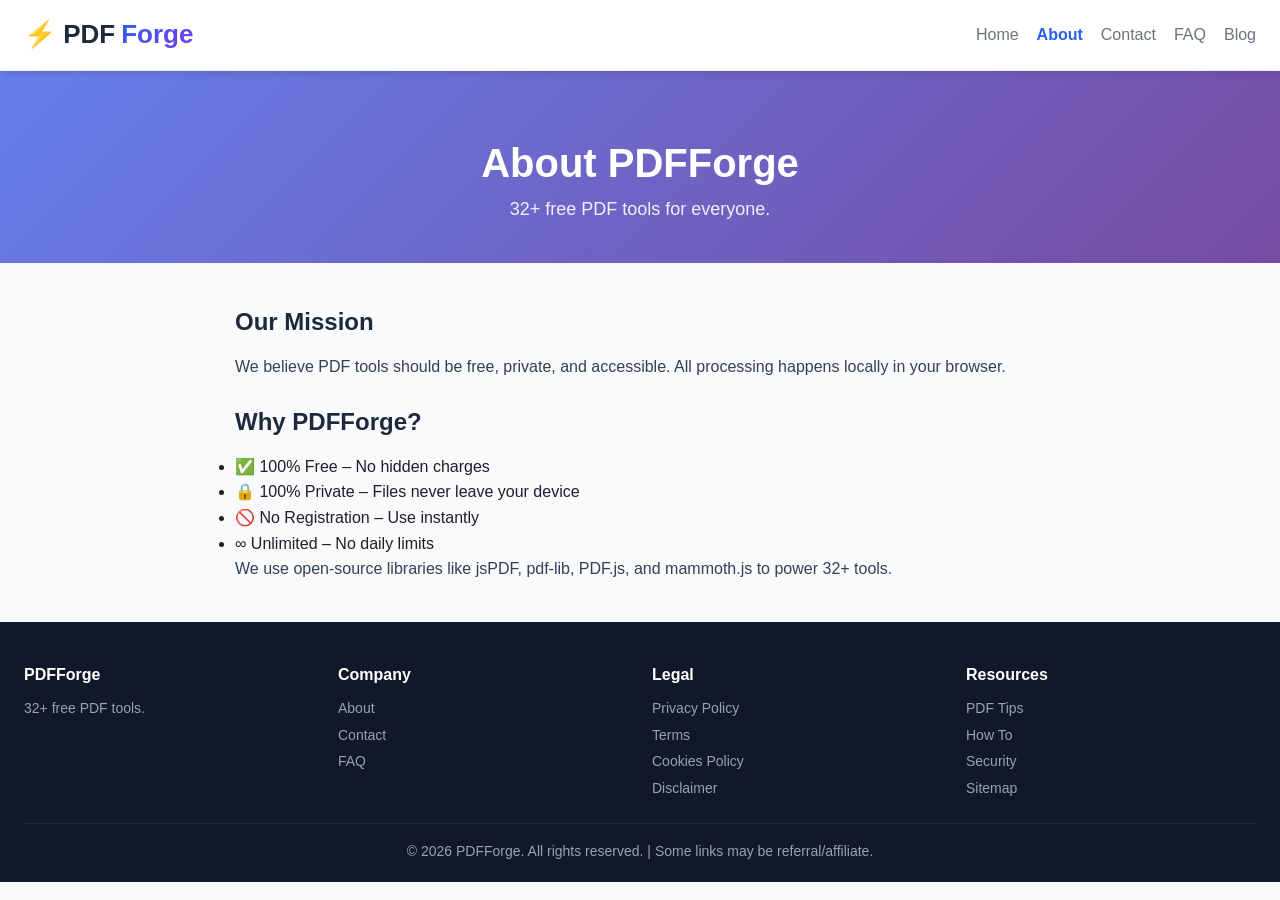
<file: about.html>
<!DOCTYPE html>
<html lang="en">
<head>
    <meta charset="UTF-8" />
    <meta name="viewport" content="width=device-width, initial-scale=1.0" />
    <title>About - PDFForge</title>
    <meta name="description" content="Learn about PDFForge" />
    <meta name="google-adsense-account" content="ca-pub-8075321921383737" />
    <link rel="stylesheet" href="style.css" />
    <link rel="icon" href="data:image/svg+xml,<svg xmlns='http://www.w3.org/2000/svg' viewBox='0 0 100 100'><text y='.9em' font-size='90'>📄</text></svg>" />
    <style></style>
</head>
<body>
<header>
    <div class="container">
        <a href="index.html" class="logo">⚡ PDF<span class="highlight">Forge</span></a>
        <nav>
            <a href="index.html">Home</a>
            <a href="about.html">About</a>
            <a href="contact.html">Contact</a>
            <a href="faq.html">FAQ</a>
            <a href="blog-pdf-tips.html">Blog</a>
        </nav>
    </div>
</header>
<section class="page-header"><div class="container"><h1>About PDFForge</h1><p>32+ free PDF tools for everyone.</p></div></section>
<div class="content-section"><h2>Our Mission</h2><p>We believe PDF tools should be free, private, and accessible. All processing happens locally in your browser.</p>
<h2>Why PDFForge?</h2><ul><li>✅ 100% Free – No hidden charges</li><li>🔒 100% Private – Files never leave your device</li><li>🚫 No Registration – Use instantly</li><li>∞ Unlimited – No daily limits</li></ul>
<p>We use open-source libraries like jsPDF, pdf-lib, PDF.js, and mammoth.js to power 32+ tools.</p></div>
<footer>
    <div class="container">
        <div class="footer-grid">
            <div><h4>PDFForge</h4><p style="font-size:14px;">32+ free PDF tools.</p></div>
            <div>
                <h4>Company</h4>
                <a href="about.html">About</a>
                <a href="contact.html">Contact</a>
                <a href="faq.html">FAQ</a>
            </div>
            <div>
                <h4>Legal</h4>
                <a href="privacy.html">Privacy Policy</a>
                <a href="terms.html">Terms</a>
                <a href="cookies.html">Cookies Policy</a>
                <a href="disclaimer.html">Disclaimer</a>
            </div>
            <div>
                <h4>Resources</h4>
                <a href="blog-pdf-tips.html">PDF Tips</a>
                <a href="blog-how-to-use.html">How To</a>
                <a href="blog-pdf-security.html">Security</a>
                <a href="sitemap.html">Sitemap</a>
            </div>
        </div>
        <div class="footer-bottom">&copy; 2026 PDFForge. All rights reserved. | Some links may be referral/affiliate.</div>
    </div>
</footer>
<script src="script.js"></script>
</body>
</html>
</file>
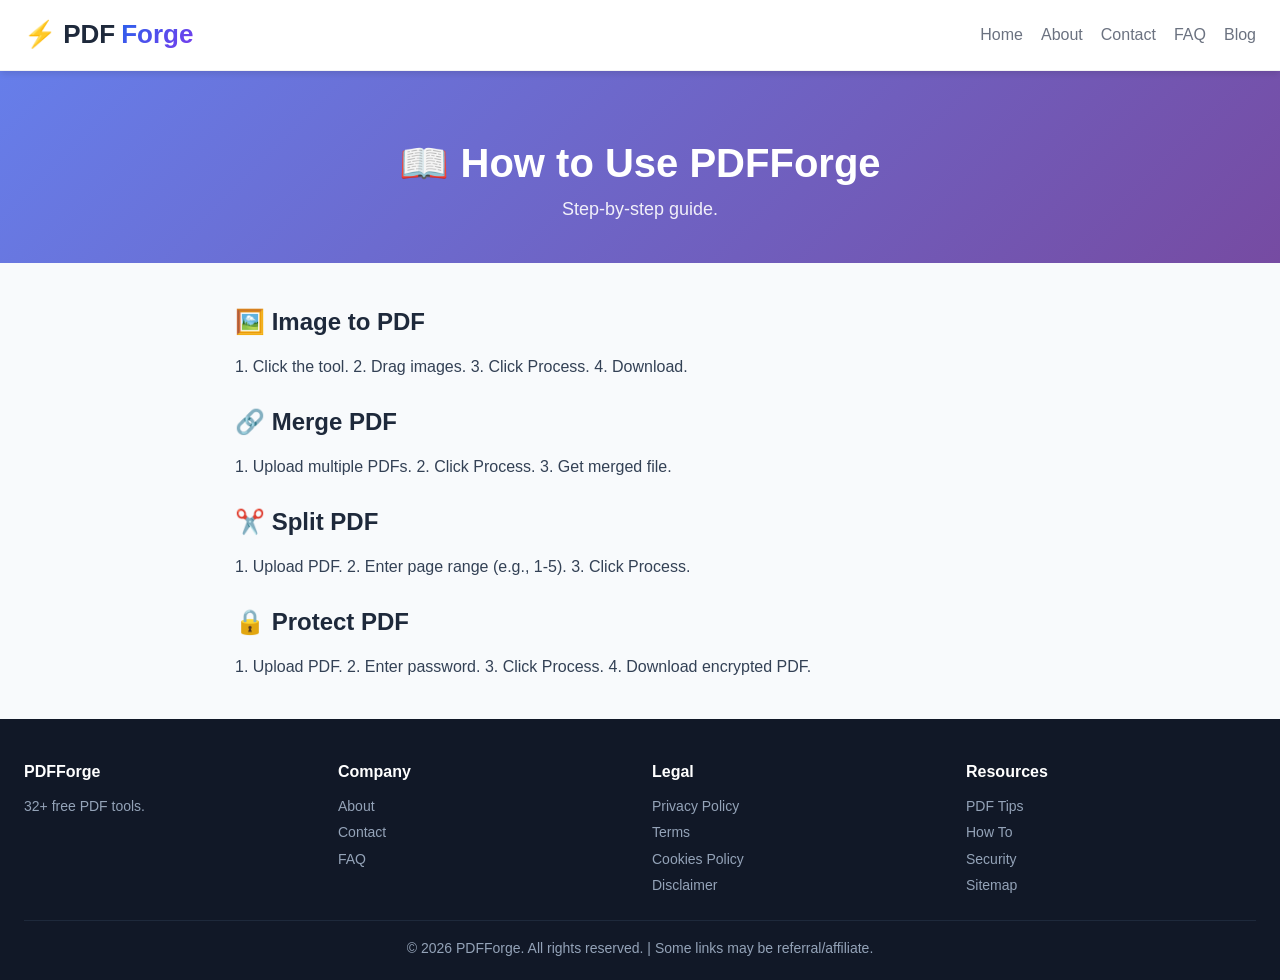
<file: blog-how-to-use.html>
<!DOCTYPE html>
<html lang="en">
<head>
    <meta charset="UTF-8" />
    <meta name="viewport" content="width=device-width, initial-scale=1.0" />
    <title>How to Use - PDFForge</title>
    <meta name="description" content="How to use PDFForge tools" />
    <meta name="google-adsense-account" content="ca-pub-8075321921383737" />
    <link rel="stylesheet" href="style.css" />
    <link rel="icon" href="data:image/svg+xml,<svg xmlns='http://www.w3.org/2000/svg' viewBox='0 0 100 100'><text y='.9em' font-size='90'>📄</text></svg>" />
    <style></style>
</head>
<body>
<header>
    <div class="container">
        <a href="index.html" class="logo">⚡ PDF<span class="highlight">Forge</span></a>
        <nav>
            <a href="index.html">Home</a>
            <a href="about.html">About</a>
            <a href="contact.html">Contact</a>
            <a href="faq.html">FAQ</a>
            <a href="blog-pdf-tips.html">Blog</a>
        </nav>
    </div>
</header>
<section class="page-header"><div class="container"><h1>📖 How to Use PDFForge</h1><p>Step-by-step guide.</p></div></section>
<div class="content-section"><h2>🖼️ Image to PDF</h2><p>1. Click the tool. 2. Drag images. 3. Click Process. 4. Download.</p>
<h2>🔗 Merge PDF</h2><p>1. Upload multiple PDFs. 2. Click Process. 3. Get merged file.</p>
<h2>✂️ Split PDF</h2><p>1. Upload PDF. 2. Enter page range (e.g., 1-5). 3. Click Process.</p>
<h2>🔒 Protect PDF</h2><p>1. Upload PDF. 2. Enter password. 3. Click Process. 4. Download encrypted PDF.</p></div>
<footer>
    <div class="container">
        <div class="footer-grid">
            <div><h4>PDFForge</h4><p style="font-size:14px;">32+ free PDF tools.</p></div>
            <div>
                <h4>Company</h4>
                <a href="about.html">About</a>
                <a href="contact.html">Contact</a>
                <a href="faq.html">FAQ</a>
            </div>
            <div>
                <h4>Legal</h4>
                <a href="privacy.html">Privacy Policy</a>
                <a href="terms.html">Terms</a>
                <a href="cookies.html">Cookies Policy</a>
                <a href="disclaimer.html">Disclaimer</a>
            </div>
            <div>
                <h4>Resources</h4>
                <a href="blog-pdf-tips.html">PDF Tips</a>
                <a href="blog-how-to-use.html">How To</a>
                <a href="blog-pdf-security.html">Security</a>
                <a href="sitemap.html">Sitemap</a>
            </div>
        </div>
        <div class="footer-bottom">&copy; 2026 PDFForge. All rights reserved. | Some links may be referral/affiliate.</div>
    </div>
</footer>
<script src="script.js"></script>
</body>
</html>
</file>
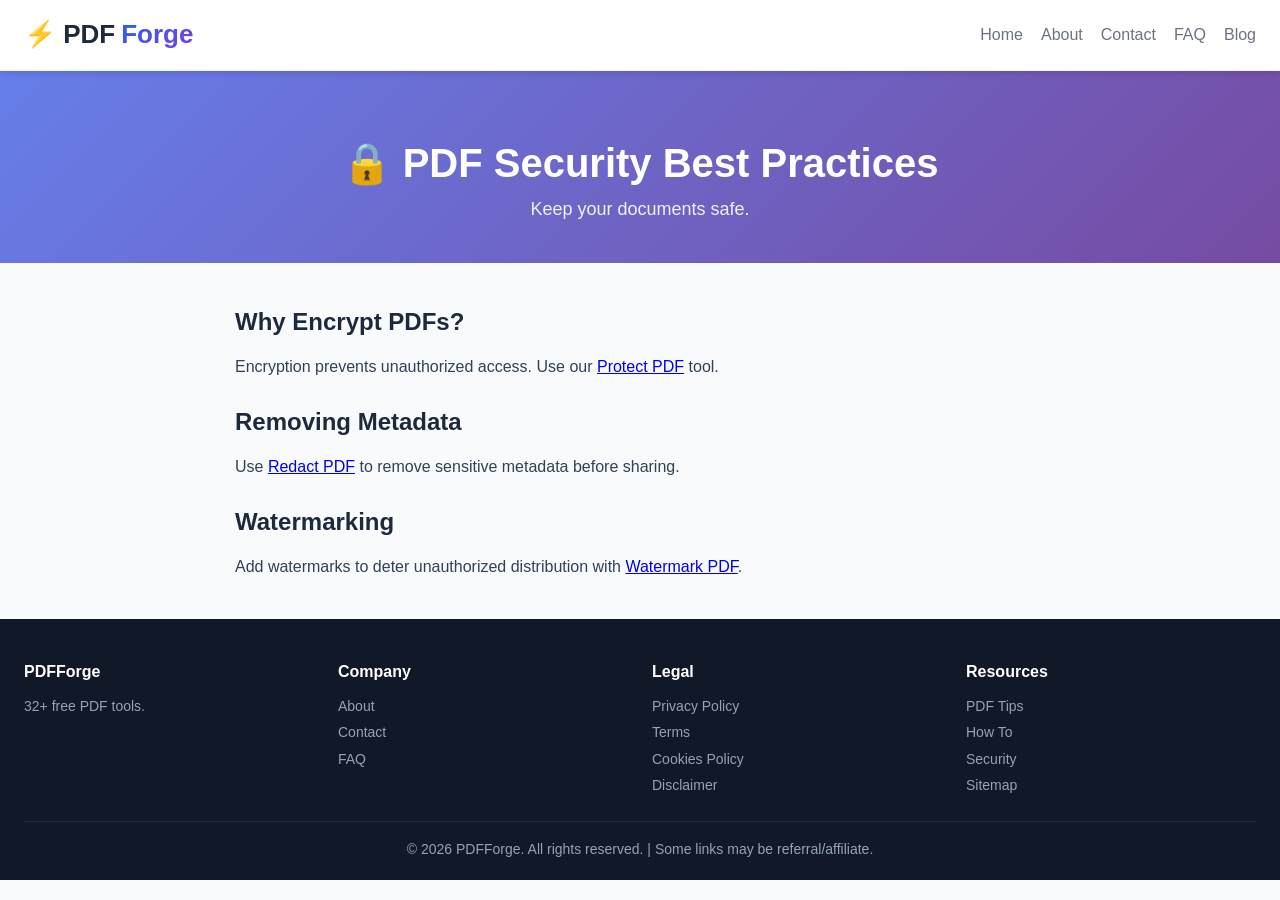
<file: blog-pdf-security.html>
<!DOCTYPE html>
<html lang="en">
<head>
    <meta charset="UTF-8" />
    <meta name="viewport" content="width=device-width, initial-scale=1.0" />
    <title>PDF Security - PDFForge</title>
    <meta name="description" content="PDF security best practices" />
    <meta name="google-adsense-account" content="ca-pub-8075321921383737" />
    <link rel="stylesheet" href="style.css" />
    <link rel="icon" href="data:image/svg+xml,<svg xmlns='http://www.w3.org/2000/svg' viewBox='0 0 100 100'><text y='.9em' font-size='90'>📄</text></svg>" />
    <style></style>
</head>
<body>
<header>
    <div class="container">
        <a href="index.html" class="logo">⚡ PDF<span class="highlight">Forge</span></a>
        <nav>
            <a href="index.html">Home</a>
            <a href="about.html">About</a>
            <a href="contact.html">Contact</a>
            <a href="faq.html">FAQ</a>
            <a href="blog-pdf-tips.html">Blog</a>
        </nav>
    </div>
</header>
<section class="page-header"><div class="container"><h1>🔒 PDF Security Best Practices</h1><p>Keep your documents safe.</p></div></section>
<div class="content-section"><h2>Why Encrypt PDFs?</h2><p>Encryption prevents unauthorized access. Use our <a href="index.html">Protect PDF</a> tool.</p>
<h2>Removing Metadata</h2><p>Use <a href="index.html">Redact PDF</a> to remove sensitive metadata before sharing.</p>
<h2>Watermarking</h2><p>Add watermarks to deter unauthorized distribution with <a href="index.html">Watermark PDF</a>.</p></div>
<footer>
    <div class="container">
        <div class="footer-grid">
            <div><h4>PDFForge</h4><p style="font-size:14px;">32+ free PDF tools.</p></div>
            <div>
                <h4>Company</h4>
                <a href="about.html">About</a>
                <a href="contact.html">Contact</a>
                <a href="faq.html">FAQ</a>
            </div>
            <div>
                <h4>Legal</h4>
                <a href="privacy.html">Privacy Policy</a>
                <a href="terms.html">Terms</a>
                <a href="cookies.html">Cookies Policy</a>
                <a href="disclaimer.html">Disclaimer</a>
            </div>
            <div>
                <h4>Resources</h4>
                <a href="blog-pdf-tips.html">PDF Tips</a>
                <a href="blog-how-to-use.html">How To</a>
                <a href="blog-pdf-security.html">Security</a>
                <a href="sitemap.html">Sitemap</a>
            </div>
        </div>
        <div class="footer-bottom">&copy; 2026 PDFForge. All rights reserved. | Some links may be referral/affiliate.</div>
    </div>
</footer>
<script src="script.js"></script>
</body>
</html>
</file>
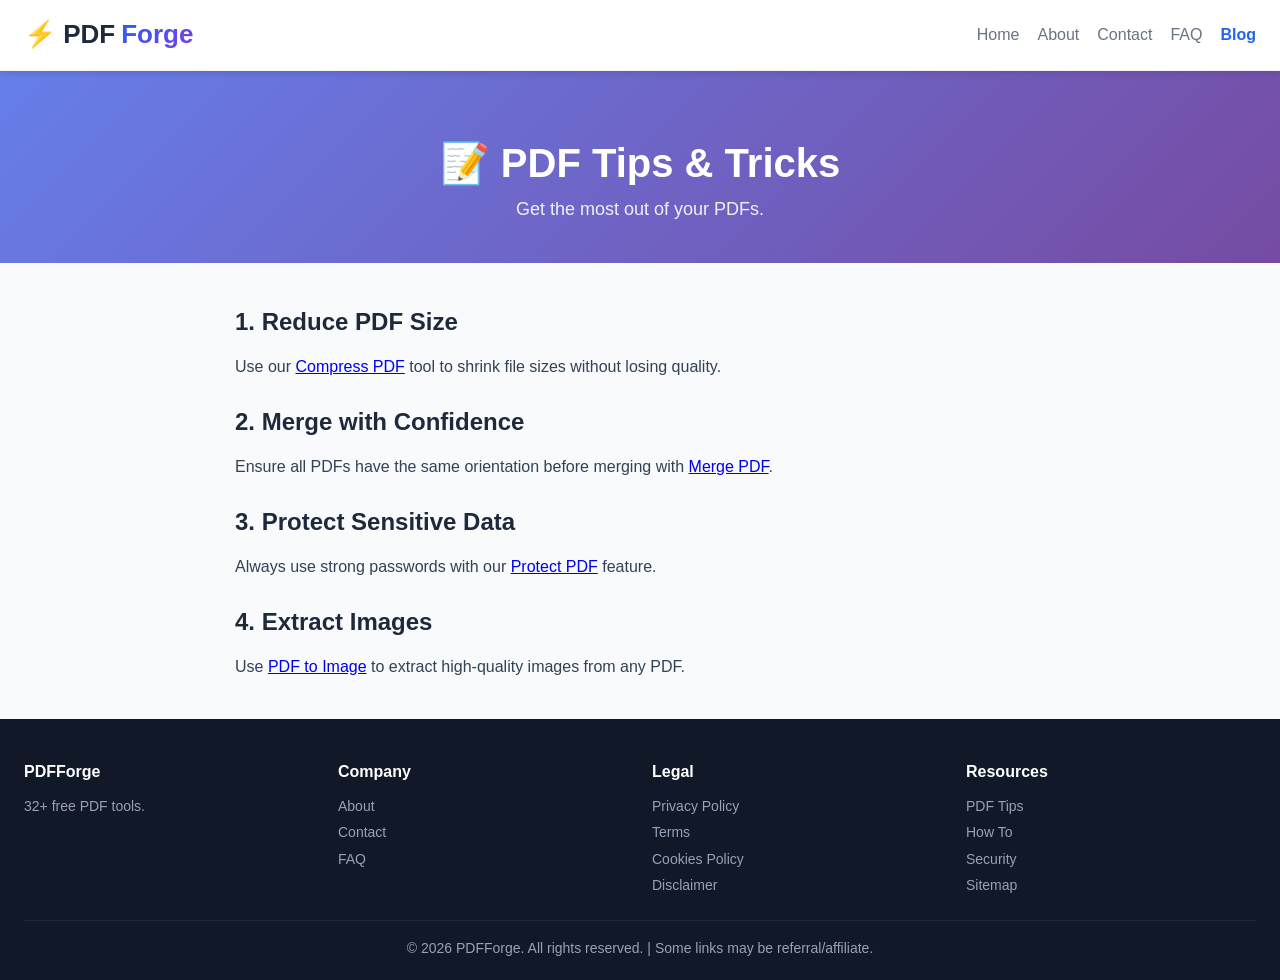
<file: blog-pdf-tips.html>
<!DOCTYPE html>
<html lang="en">
<head>
    <meta charset="UTF-8" />
    <meta name="viewport" content="width=device-width, initial-scale=1.0" />
    <title>PDF Tips - PDFForge</title>
    <meta name="description" content="PDF tips and tricks" />
    <meta name="google-adsense-account" content="ca-pub-8075321921383737" />
    <link rel="stylesheet" href="style.css" />
    <link rel="icon" href="data:image/svg+xml,<svg xmlns='http://www.w3.org/2000/svg' viewBox='0 0 100 100'><text y='.9em' font-size='90'>📄</text></svg>" />
    <style></style>
</head>
<body>
<header>
    <div class="container">
        <a href="index.html" class="logo">⚡ PDF<span class="highlight">Forge</span></a>
        <nav>
            <a href="index.html">Home</a>
            <a href="about.html">About</a>
            <a href="contact.html">Contact</a>
            <a href="faq.html">FAQ</a>
            <a href="blog-pdf-tips.html">Blog</a>
        </nav>
    </div>
</header>
<section class="page-header"><div class="container"><h1>📝 PDF Tips & Tricks</h1><p>Get the most out of your PDFs.</p></div></section>
<div class="content-section"><h2>1. Reduce PDF Size</h2><p>Use our <a href="index.html">Compress PDF</a> tool to shrink file sizes without losing quality.</p>
<h2>2. Merge with Confidence</h2><p>Ensure all PDFs have the same orientation before merging with <a href="index.html">Merge PDF</a>.</p>
<h2>3. Protect Sensitive Data</h2><p>Always use strong passwords with our <a href="index.html">Protect PDF</a> feature.</p>
<h2>4. Extract Images</h2><p>Use <a href="index.html">PDF to Image</a> to extract high-quality images from any PDF.</p></div>
<footer>
    <div class="container">
        <div class="footer-grid">
            <div><h4>PDFForge</h4><p style="font-size:14px;">32+ free PDF tools.</p></div>
            <div>
                <h4>Company</h4>
                <a href="about.html">About</a>
                <a href="contact.html">Contact</a>
                <a href="faq.html">FAQ</a>
            </div>
            <div>
                <h4>Legal</h4>
                <a href="privacy.html">Privacy Policy</a>
                <a href="terms.html">Terms</a>
                <a href="cookies.html">Cookies Policy</a>
                <a href="disclaimer.html">Disclaimer</a>
            </div>
            <div>
                <h4>Resources</h4>
                <a href="blog-pdf-tips.html">PDF Tips</a>
                <a href="blog-how-to-use.html">How To</a>
                <a href="blog-pdf-security.html">Security</a>
                <a href="sitemap.html">Sitemap</a>
            </div>
        </div>
        <div class="footer-bottom">&copy; 2026 PDFForge. All rights reserved. | Some links may be referral/affiliate.</div>
    </div>
</footer>
<script src="script.js"></script>
</body>
</html>
</file>
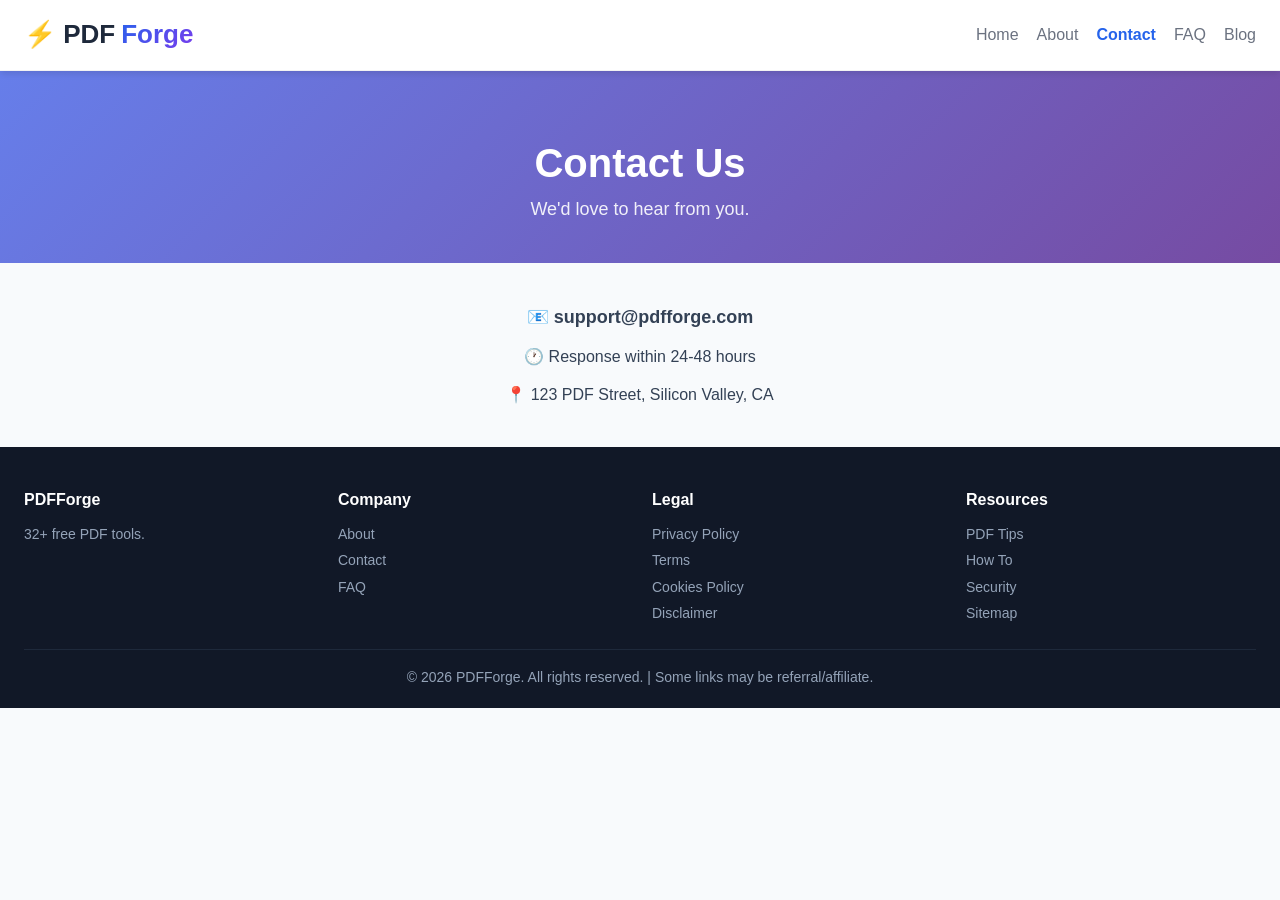
<file: contact.html>
<!DOCTYPE html>
<html lang="en">
<head>
    <meta charset="UTF-8" />
    <meta name="viewport" content="width=device-width, initial-scale=1.0" />
    <title>Contact - PDFForge</title>
    <meta name="description" content="Contact PDFForge" />
    <meta name="google-adsense-account" content="ca-pub-8075321921383737" />
    <link rel="stylesheet" href="style.css" />
    <link rel="icon" href="data:image/svg+xml,<svg xmlns='http://www.w3.org/2000/svg' viewBox='0 0 100 100'><text y='.9em' font-size='90'>📄</text></svg>" />
    <style></style>
</head>
<body>
<header>
    <div class="container">
        <a href="index.html" class="logo">⚡ PDF<span class="highlight">Forge</span></a>
        <nav>
            <a href="index.html">Home</a>
            <a href="about.html">About</a>
            <a href="contact.html">Contact</a>
            <a href="faq.html">FAQ</a>
            <a href="blog-pdf-tips.html">Blog</a>
        </nav>
    </div>
</header>
<section class="page-header"><div class="container"><h1>Contact Us</h1><p>We'd love to hear from you.</p></div></section>
<div class="content-section" style="text-align:center;"><p style="font-size:18px;">📧 <strong>support@pdfforge.com</strong></p><p>🕐 Response within 24-48 hours</p>
<p>📍 123 PDF Street, Silicon Valley, CA</p></div>
<footer>
    <div class="container">
        <div class="footer-grid">
            <div><h4>PDFForge</h4><p style="font-size:14px;">32+ free PDF tools.</p></div>
            <div>
                <h4>Company</h4>
                <a href="about.html">About</a>
                <a href="contact.html">Contact</a>
                <a href="faq.html">FAQ</a>
            </div>
            <div>
                <h4>Legal</h4>
                <a href="privacy.html">Privacy Policy</a>
                <a href="terms.html">Terms</a>
                <a href="cookies.html">Cookies Policy</a>
                <a href="disclaimer.html">Disclaimer</a>
            </div>
            <div>
                <h4>Resources</h4>
                <a href="blog-pdf-tips.html">PDF Tips</a>
                <a href="blog-how-to-use.html">How To</a>
                <a href="blog-pdf-security.html">Security</a>
                <a href="sitemap.html">Sitemap</a>
            </div>
        </div>
        <div class="footer-bottom">&copy; 2026 PDFForge. All rights reserved. | Some links may be referral/affiliate.</div>
    </div>
</footer>
<script src="script.js"></script>
</body>
</html>
</file>
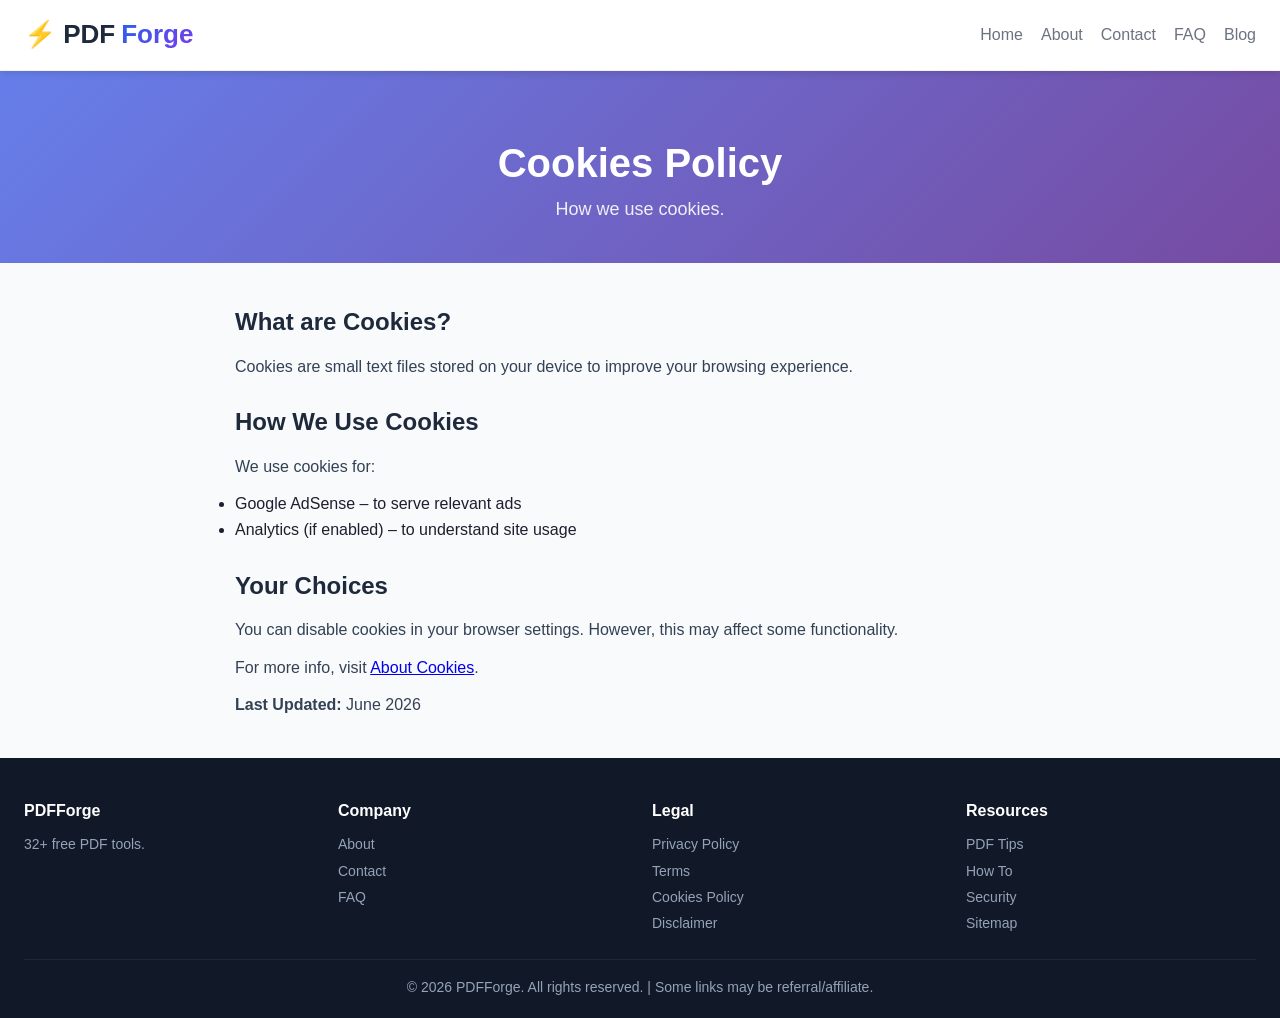
<file: cookies.html>
<!DOCTYPE html>
<html lang="en">
<head>
    <meta charset="UTF-8" />
    <meta name="viewport" content="width=device-width, initial-scale=1.0" />
    <title>Cookies Policy - PDFForge</title>
    <meta name="description" content="PDFForge cookies policy" />
    <meta name="google-adsense-account" content="ca-pub-8075321921383737" />
    <link rel="stylesheet" href="style.css" />
    <link rel="icon" href="data:image/svg+xml,<svg xmlns='http://www.w3.org/2000/svg' viewBox='0 0 100 100'><text y='.9em' font-size='90'>📄</text></svg>" />
    <style></style>
</head>
<body>
<header>
    <div class="container">
        <a href="index.html" class="logo">⚡ PDF<span class="highlight">Forge</span></a>
        <nav>
            <a href="index.html">Home</a>
            <a href="about.html">About</a>
            <a href="contact.html">Contact</a>
            <a href="faq.html">FAQ</a>
            <a href="blog-pdf-tips.html">Blog</a>
        </nav>
    </div>
</header>
<section class="page-header"><div class="container"><h1>Cookies Policy</h1><p>How we use cookies.</p></div></section>
<div class="content-section"><h2>What are Cookies?</h2><p>Cookies are small text files stored on your device to improve your browsing experience.</p>
<h2>How We Use Cookies</h2><p>We use cookies for:</p><ul><li>Google AdSense – to serve relevant ads</li><li>Analytics (if enabled) – to understand site usage</li></ul>
<h2>Your Choices</h2><p>You can disable cookies in your browser settings. However, this may affect some functionality.</p>
<p>For more info, visit <a href='https://www.aboutcookies.org' target='_blank'>About Cookies</a>.</p>
<p><strong>Last Updated:</strong> June 2026</p></div>
<footer>
    <div class="container">
        <div class="footer-grid">
            <div><h4>PDFForge</h4><p style="font-size:14px;">32+ free PDF tools.</p></div>
            <div>
                <h4>Company</h4>
                <a href="about.html">About</a>
                <a href="contact.html">Contact</a>
                <a href="faq.html">FAQ</a>
            </div>
            <div>
                <h4>Legal</h4>
                <a href="privacy.html">Privacy Policy</a>
                <a href="terms.html">Terms</a>
                <a href="cookies.html">Cookies Policy</a>
                <a href="disclaimer.html">Disclaimer</a>
            </div>
            <div>
                <h4>Resources</h4>
                <a href="blog-pdf-tips.html">PDF Tips</a>
                <a href="blog-how-to-use.html">How To</a>
                <a href="blog-pdf-security.html">Security</a>
                <a href="sitemap.html">Sitemap</a>
            </div>
        </div>
        <div class="footer-bottom">&copy; 2026 PDFForge. All rights reserved. | Some links may be referral/affiliate.</div>
    </div>
</footer>
<script src="script.js"></script>
</body>
</html>
</file>
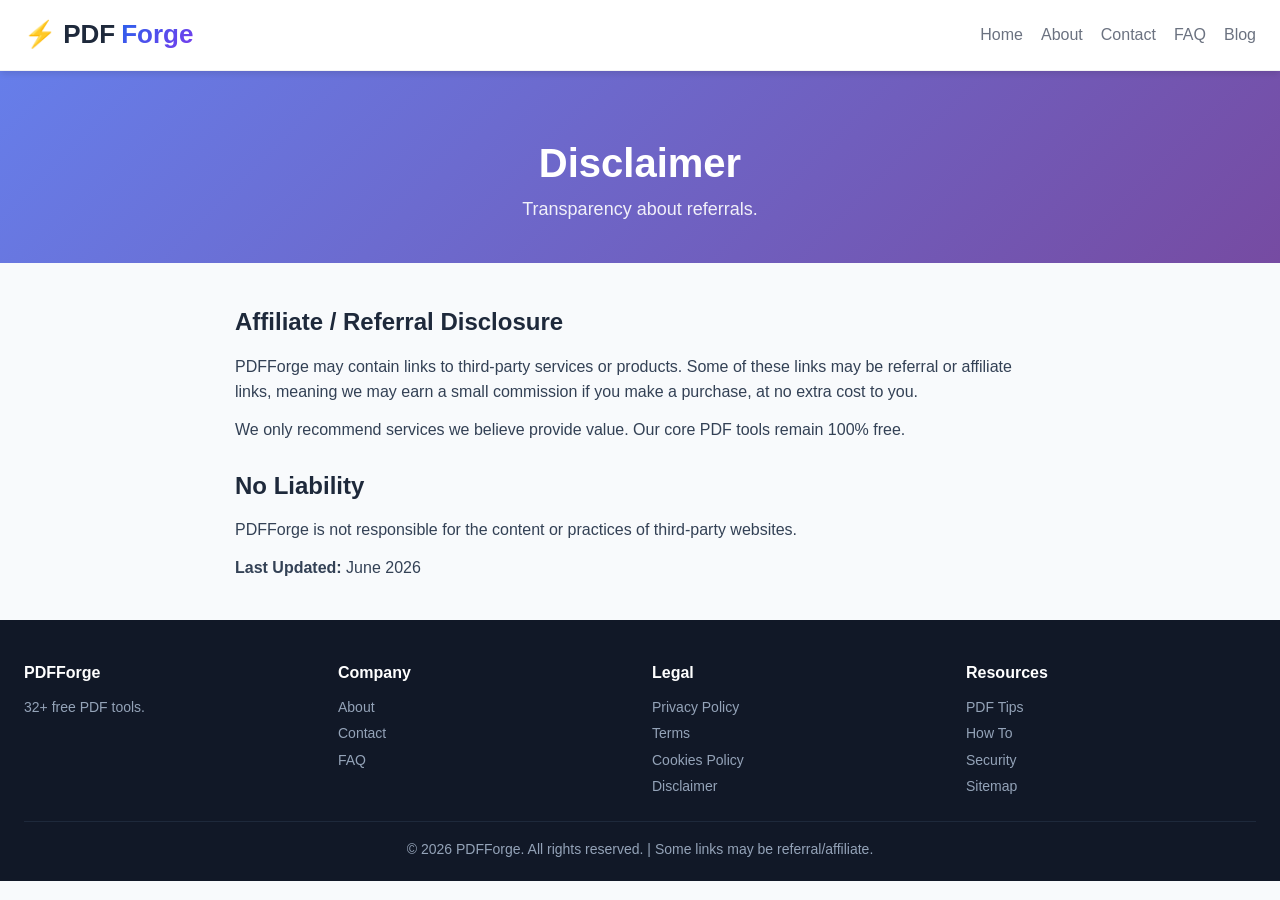
<file: disclaimer.html>
<!DOCTYPE html>
<html lang="en">
<head>
    <meta charset="UTF-8" />
    <meta name="viewport" content="width=device-width, initial-scale=1.0" />
    <title>Disclaimer - PDFForge</title>
    <meta name="description" content="PDFForge disclaimer" />
    <meta name="google-adsense-account" content="ca-pub-8075321921383737" />
    <link rel="stylesheet" href="style.css" />
    <link rel="icon" href="data:image/svg+xml,<svg xmlns='http://www.w3.org/2000/svg' viewBox='0 0 100 100'><text y='.9em' font-size='90'>📄</text></svg>" />
    <style></style>
</head>
<body>
<header>
    <div class="container">
        <a href="index.html" class="logo">⚡ PDF<span class="highlight">Forge</span></a>
        <nav>
            <a href="index.html">Home</a>
            <a href="about.html">About</a>
            <a href="contact.html">Contact</a>
            <a href="faq.html">FAQ</a>
            <a href="blog-pdf-tips.html">Blog</a>
        </nav>
    </div>
</header>
<section class="page-header"><div class="container"><h1>Disclaimer</h1><p>Transparency about referrals.</p></div></section>
<div class="content-section"><h2>Affiliate / Referral Disclosure</h2><p>PDFForge may contain links to third-party services or products. Some of these links may be referral or affiliate links, meaning we may earn a small commission if you make a purchase, at no extra cost to you.</p>
<p>We only recommend services we believe provide value. Our core PDF tools remain 100% free.</p>
<h2>No Liability</h2><p>PDFForge is not responsible for the content or practices of third-party websites.</p>
<p><strong>Last Updated:</strong> June 2026</p></div>
<footer>
    <div class="container">
        <div class="footer-grid">
            <div><h4>PDFForge</h4><p style="font-size:14px;">32+ free PDF tools.</p></div>
            <div>
                <h4>Company</h4>
                <a href="about.html">About</a>
                <a href="contact.html">Contact</a>
                <a href="faq.html">FAQ</a>
            </div>
            <div>
                <h4>Legal</h4>
                <a href="privacy.html">Privacy Policy</a>
                <a href="terms.html">Terms</a>
                <a href="cookies.html">Cookies Policy</a>
                <a href="disclaimer.html">Disclaimer</a>
            </div>
            <div>
                <h4>Resources</h4>
                <a href="blog-pdf-tips.html">PDF Tips</a>
                <a href="blog-how-to-use.html">How To</a>
                <a href="blog-pdf-security.html">Security</a>
                <a href="sitemap.html">Sitemap</a>
            </div>
        </div>
        <div class="footer-bottom">&copy; 2026 PDFForge. All rights reserved. | Some links may be referral/affiliate.</div>
    </div>
</footer>
<script src="script.js"></script>
</body>
</html>
</file>
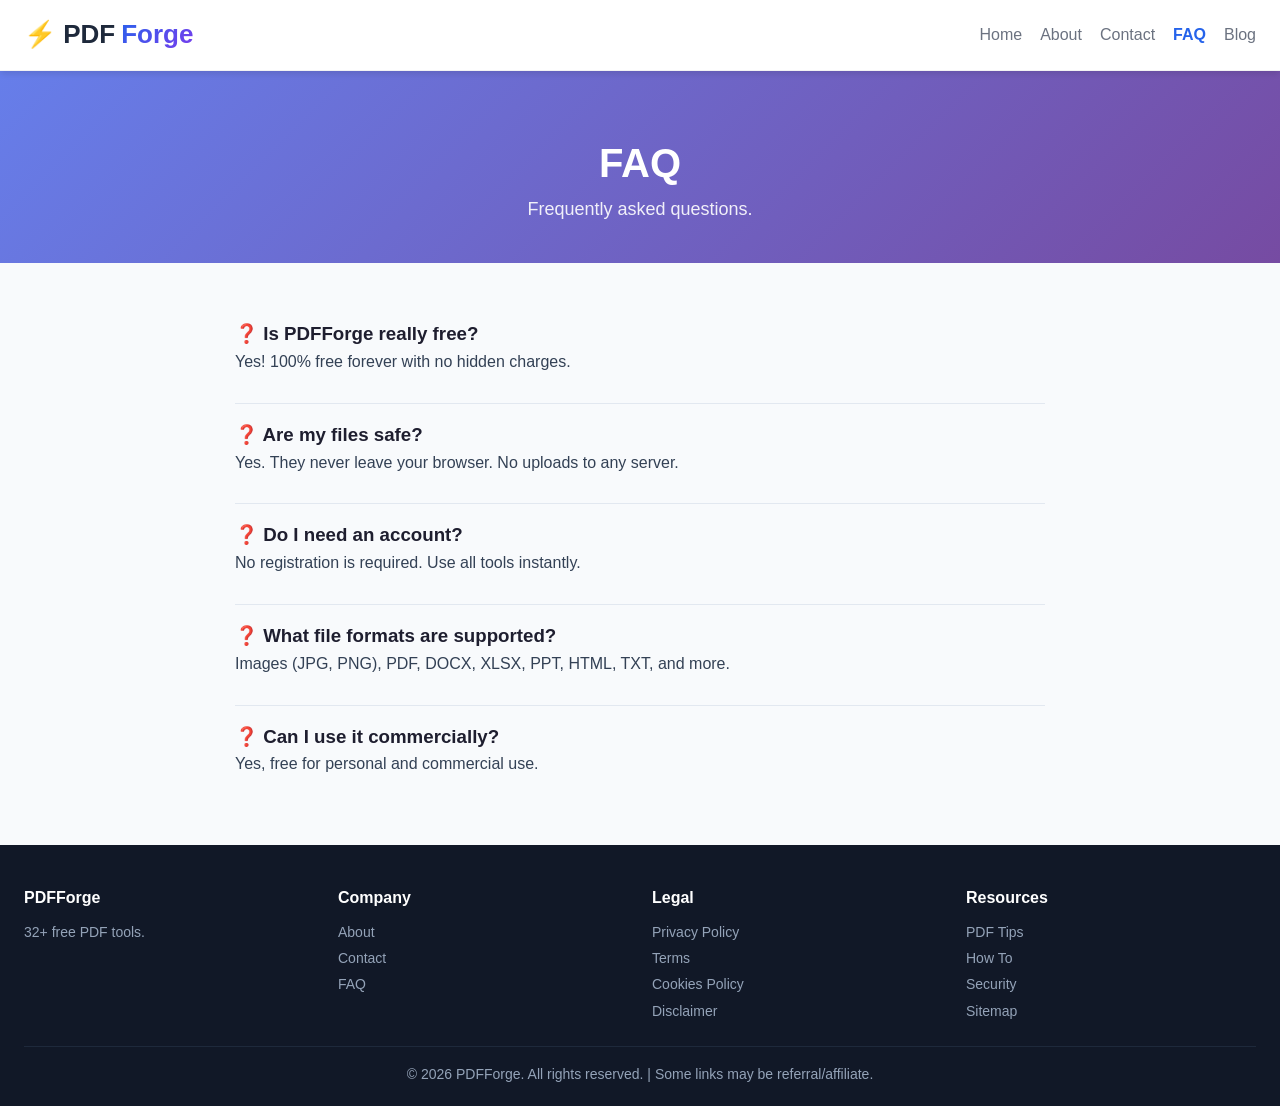
<file: faq.html>
<!DOCTYPE html>
<html lang="en">
<head>
    <meta charset="UTF-8" />
    <meta name="viewport" content="width=device-width, initial-scale=1.0" />
    <title>FAQ - PDFForge</title>
    <meta name="description" content="PDFForge frequently asked questions" />
    <meta name="google-adsense-account" content="ca-pub-8075321921383737" />
    <link rel="stylesheet" href="style.css" />
    <link rel="icon" href="data:image/svg+xml,<svg xmlns='http://www.w3.org/2000/svg' viewBox='0 0 100 100'><text y='.9em' font-size='90'>📄</text></svg>" />
    <style></style>
</head>
<body>
<header>
    <div class="container">
        <a href="index.html" class="logo">⚡ PDF<span class="highlight">Forge</span></a>
        <nav>
            <a href="index.html">Home</a>
            <a href="about.html">About</a>
            <a href="contact.html">Contact</a>
            <a href="faq.html">FAQ</a>
            <a href="blog-pdf-tips.html">Blog</a>
        </nav>
    </div>
</header>
<section class="page-header"><div class="container"><h1>FAQ</h1><p>Frequently asked questions.</p></div></section>
<div class="content-section"><div style="border-bottom:1px solid #e2e8f0;padding:16px 0;"><h3>❓ Is PDFForge really free?</h3><p>Yes! 100% free forever with no hidden charges.</p></div>
<div style="border-bottom:1px solid #e2e8f0;padding:16px 0;"><h3>❓ Are my files safe?</h3><p>Yes. They never leave your browser. No uploads to any server.</p></div>
<div style="border-bottom:1px solid #e2e8f0;padding:16px 0;"><h3>❓ Do I need an account?</h3><p>No registration is required. Use all tools instantly.</p></div>
<div style="border-bottom:1px solid #e2e8f0;padding:16px 0;"><h3>❓ What file formats are supported?</h3><p>Images (JPG, PNG), PDF, DOCX, XLSX, PPT, HTML, TXT, and more.</p></div>
<div style="padding:16px 0;"><h3>❓ Can I use it commercially?</h3><p>Yes, free for personal and commercial use.</p></div></div>
<footer>
    <div class="container">
        <div class="footer-grid">
            <div><h4>PDFForge</h4><p style="font-size:14px;">32+ free PDF tools.</p></div>
            <div>
                <h4>Company</h4>
                <a href="about.html">About</a>
                <a href="contact.html">Contact</a>
                <a href="faq.html">FAQ</a>
            </div>
            <div>
                <h4>Legal</h4>
                <a href="privacy.html">Privacy Policy</a>
                <a href="terms.html">Terms</a>
                <a href="cookies.html">Cookies Policy</a>
                <a href="disclaimer.html">Disclaimer</a>
            </div>
            <div>
                <h4>Resources</h4>
                <a href="blog-pdf-tips.html">PDF Tips</a>
                <a href="blog-how-to-use.html">How To</a>
                <a href="blog-pdf-security.html">Security</a>
                <a href="sitemap.html">Sitemap</a>
            </div>
        </div>
        <div class="footer-bottom">&copy; 2026 PDFForge. All rights reserved. | Some links may be referral/affiliate.</div>
    </div>
</footer>
<script src="script.js"></script>
</body>
</html>
</file>
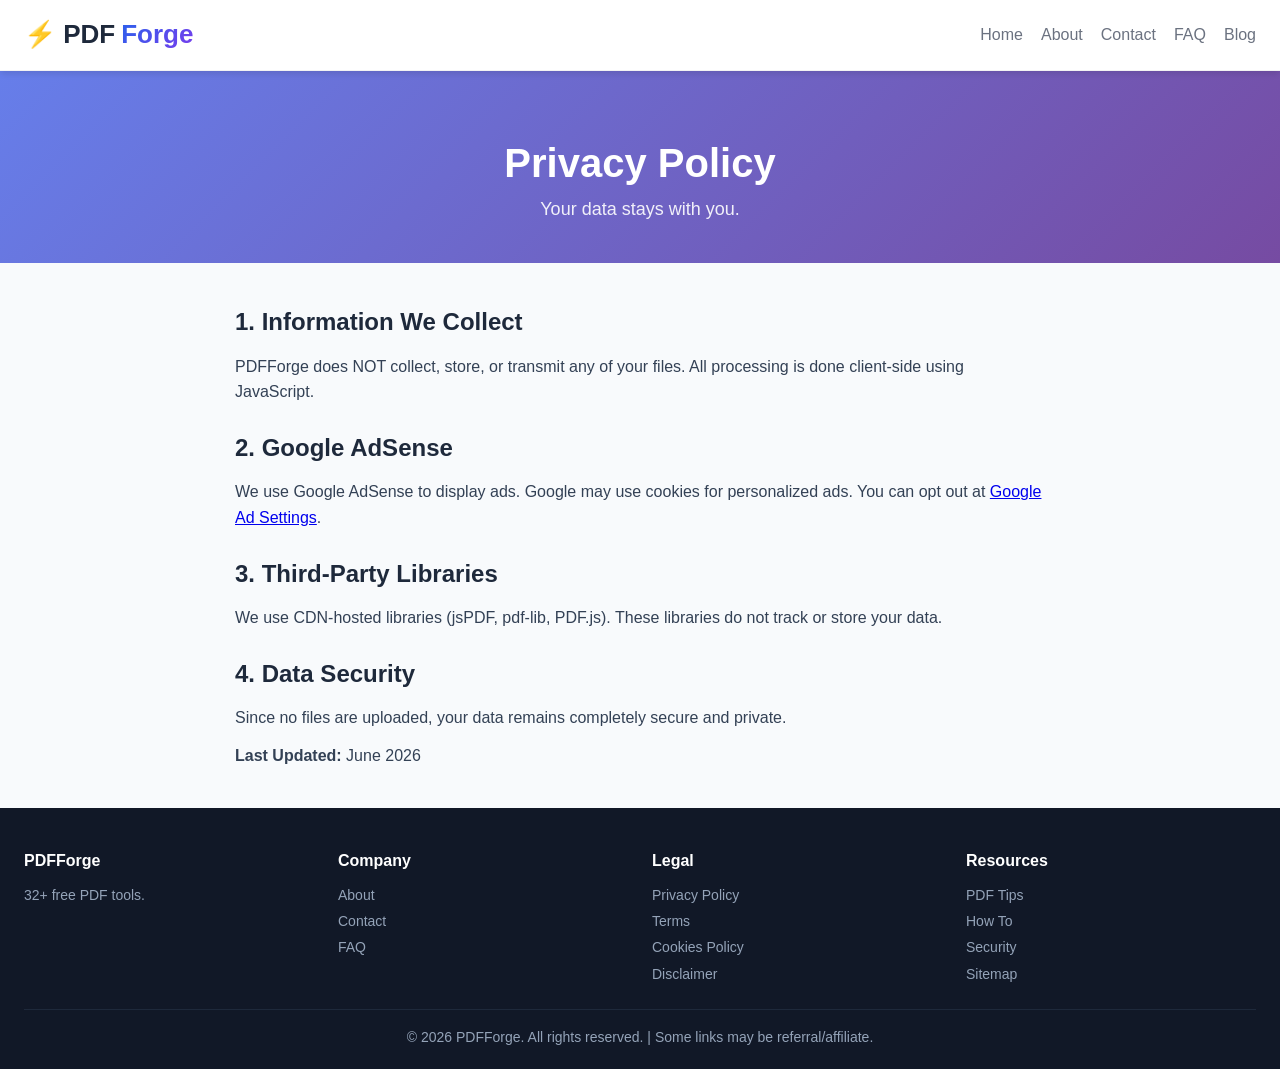
<file: privacy.html>
<!DOCTYPE html>
<html lang="en">
<head>
    <meta charset="UTF-8" />
    <meta name="viewport" content="width=device-width, initial-scale=1.0" />
    <title>Privacy Policy - PDFForge</title>
    <meta name="description" content="PDFForge privacy policy" />
    <meta name="google-adsense-account" content="ca-pub-8075321921383737" />
    <link rel="stylesheet" href="style.css" />
    <link rel="icon" href="data:image/svg+xml,<svg xmlns='http://www.w3.org/2000/svg' viewBox='0 0 100 100'><text y='.9em' font-size='90'>📄</text></svg>" />
    <style></style>
</head>
<body>
<header>
    <div class="container">
        <a href="index.html" class="logo">⚡ PDF<span class="highlight">Forge</span></a>
        <nav>
            <a href="index.html">Home</a>
            <a href="about.html">About</a>
            <a href="contact.html">Contact</a>
            <a href="faq.html">FAQ</a>
            <a href="blog-pdf-tips.html">Blog</a>
        </nav>
    </div>
</header>
<section class="page-header"><div class="container"><h1>Privacy Policy</h1><p>Your data stays with you.</p></div></section>
<div class="content-section"><h2>1. Information We Collect</h2><p>PDFForge does NOT collect, store, or transmit any of your files. All processing is done client-side using JavaScript.</p>
<h2>2. Google AdSense</h2><p>We use Google AdSense to display ads. Google may use cookies for personalized ads. You can opt out at <a href='https://www.google.com/settings/ads' target='_blank'>Google Ad Settings</a>.</p>
<h2>3. Third-Party Libraries</h2><p>We use CDN-hosted libraries (jsPDF, pdf-lib, PDF.js). These libraries do not track or store your data.</p>
<h2>4. Data Security</h2><p>Since no files are uploaded, your data remains completely secure and private.</p>
<p><strong>Last Updated:</strong> June 2026</p></div>
<footer>
    <div class="container">
        <div class="footer-grid">
            <div><h4>PDFForge</h4><p style="font-size:14px;">32+ free PDF tools.</p></div>
            <div>
                <h4>Company</h4>
                <a href="about.html">About</a>
                <a href="contact.html">Contact</a>
                <a href="faq.html">FAQ</a>
            </div>
            <div>
                <h4>Legal</h4>
                <a href="privacy.html">Privacy Policy</a>
                <a href="terms.html">Terms</a>
                <a href="cookies.html">Cookies Policy</a>
                <a href="disclaimer.html">Disclaimer</a>
            </div>
            <div>
                <h4>Resources</h4>
                <a href="blog-pdf-tips.html">PDF Tips</a>
                <a href="blog-how-to-use.html">How To</a>
                <a href="blog-pdf-security.html">Security</a>
                <a href="sitemap.html">Sitemap</a>
            </div>
        </div>
        <div class="footer-bottom">&copy; 2026 PDFForge. All rights reserved. | Some links may be referral/affiliate.</div>
    </div>
</footer>
<script src="script.js"></script>
</body>
</html>
</file>
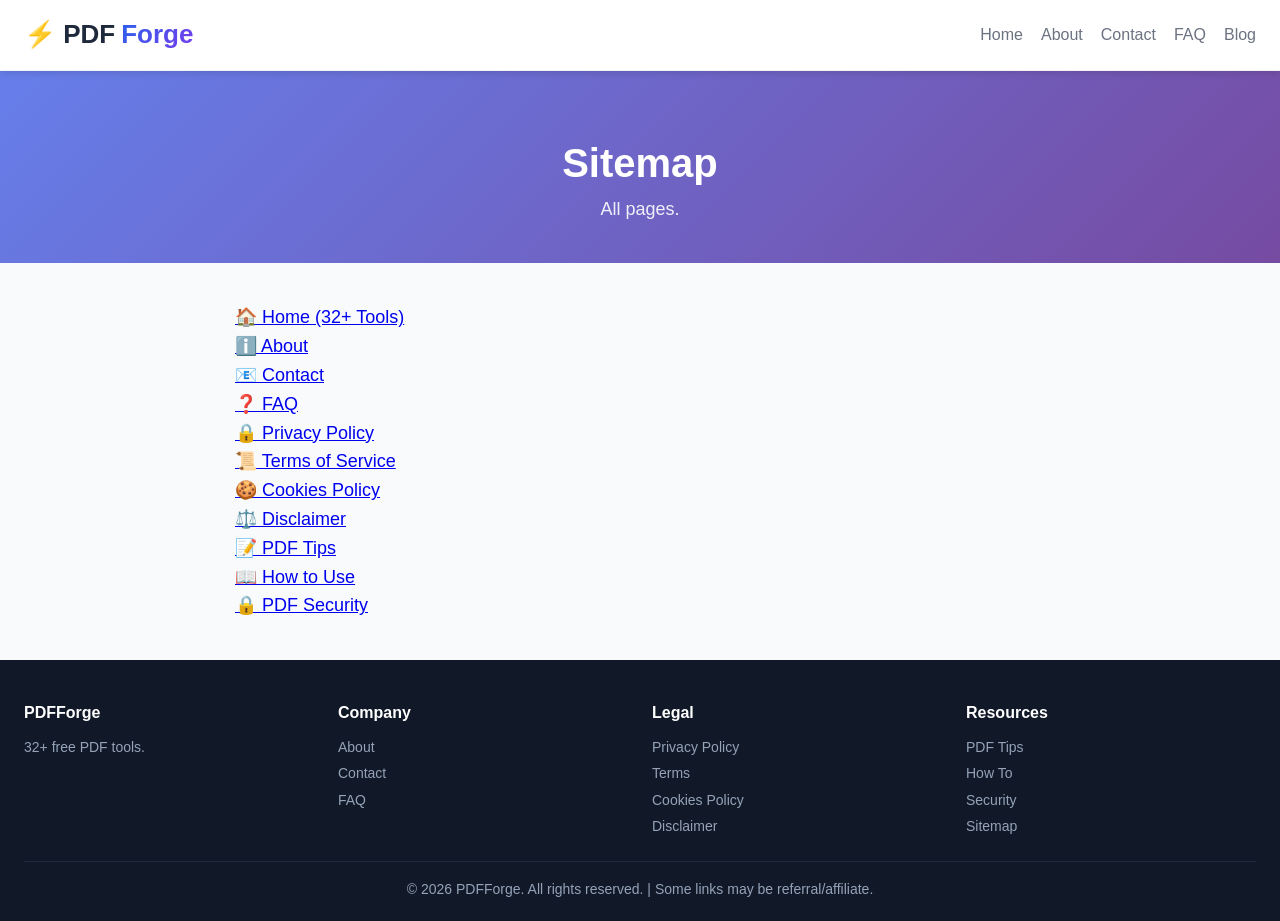
<file: sitemap.html>
<!DOCTYPE html>
<html lang="en">
<head>
    <meta charset="UTF-8" />
    <meta name="viewport" content="width=device-width, initial-scale=1.0" />
    <title>Sitemap - PDFForge</title>
    <meta name="description" content="PDFForge sitemap" />
    <meta name="google-adsense-account" content="ca-pub-8075321921383737" />
    <link rel="stylesheet" href="style.css" />
    <link rel="icon" href="data:image/svg+xml,<svg xmlns='http://www.w3.org/2000/svg' viewBox='0 0 100 100'><text y='.9em' font-size='90'>📄</text></svg>" />
    <style></style>
</head>
<body>
<header>
    <div class="container">
        <a href="index.html" class="logo">⚡ PDF<span class="highlight">Forge</span></a>
        <nav>
            <a href="index.html">Home</a>
            <a href="about.html">About</a>
            <a href="contact.html">Contact</a>
            <a href="faq.html">FAQ</a>
            <a href="blog-pdf-tips.html">Blog</a>
        </nav>
    </div>
</header>
<section class="page-header"><div class="container"><h1>Sitemap</h1><p>All pages.</p></div></section>
<div class="content-section"><ul style="list-style:none;padding:0;font-size:18px;">
<li><a href="index.html">🏠 Home (32+ Tools)</a></li>
<li><a href="about.html">ℹ️ About</a></li>
<li><a href="contact.html">📧 Contact</a></li>
<li><a href="faq.html">❓ FAQ</a></li>
<li><a href="privacy.html">🔒 Privacy Policy</a></li>
<li><a href="terms.html">📜 Terms of Service</a></li>
<li><a href="cookies.html">🍪 Cookies Policy</a></li>
<li><a href="disclaimer.html">⚖️ Disclaimer</a></li>
<li><a href="blog-pdf-tips.html">📝 PDF Tips</a></li>
<li><a href="blog-how-to-use.html">📖 How to Use</a></li>
<li><a href="blog-pdf-security.html">🔒 PDF Security</a></li>
</ul></div>
<footer>
    <div class="container">
        <div class="footer-grid">
            <div><h4>PDFForge</h4><p style="font-size:14px;">32+ free PDF tools.</p></div>
            <div>
                <h4>Company</h4>
                <a href="about.html">About</a>
                <a href="contact.html">Contact</a>
                <a href="faq.html">FAQ</a>
            </div>
            <div>
                <h4>Legal</h4>
                <a href="privacy.html">Privacy Policy</a>
                <a href="terms.html">Terms</a>
                <a href="cookies.html">Cookies Policy</a>
                <a href="disclaimer.html">Disclaimer</a>
            </div>
            <div>
                <h4>Resources</h4>
                <a href="blog-pdf-tips.html">PDF Tips</a>
                <a href="blog-how-to-use.html">How To</a>
                <a href="blog-pdf-security.html">Security</a>
                <a href="sitemap.html">Sitemap</a>
            </div>
        </div>
        <div class="footer-bottom">&copy; 2026 PDFForge. All rights reserved. | Some links may be referral/affiliate.</div>
    </div>
</footer>
<script src="script.js"></script>
</body>
</html>
</file>
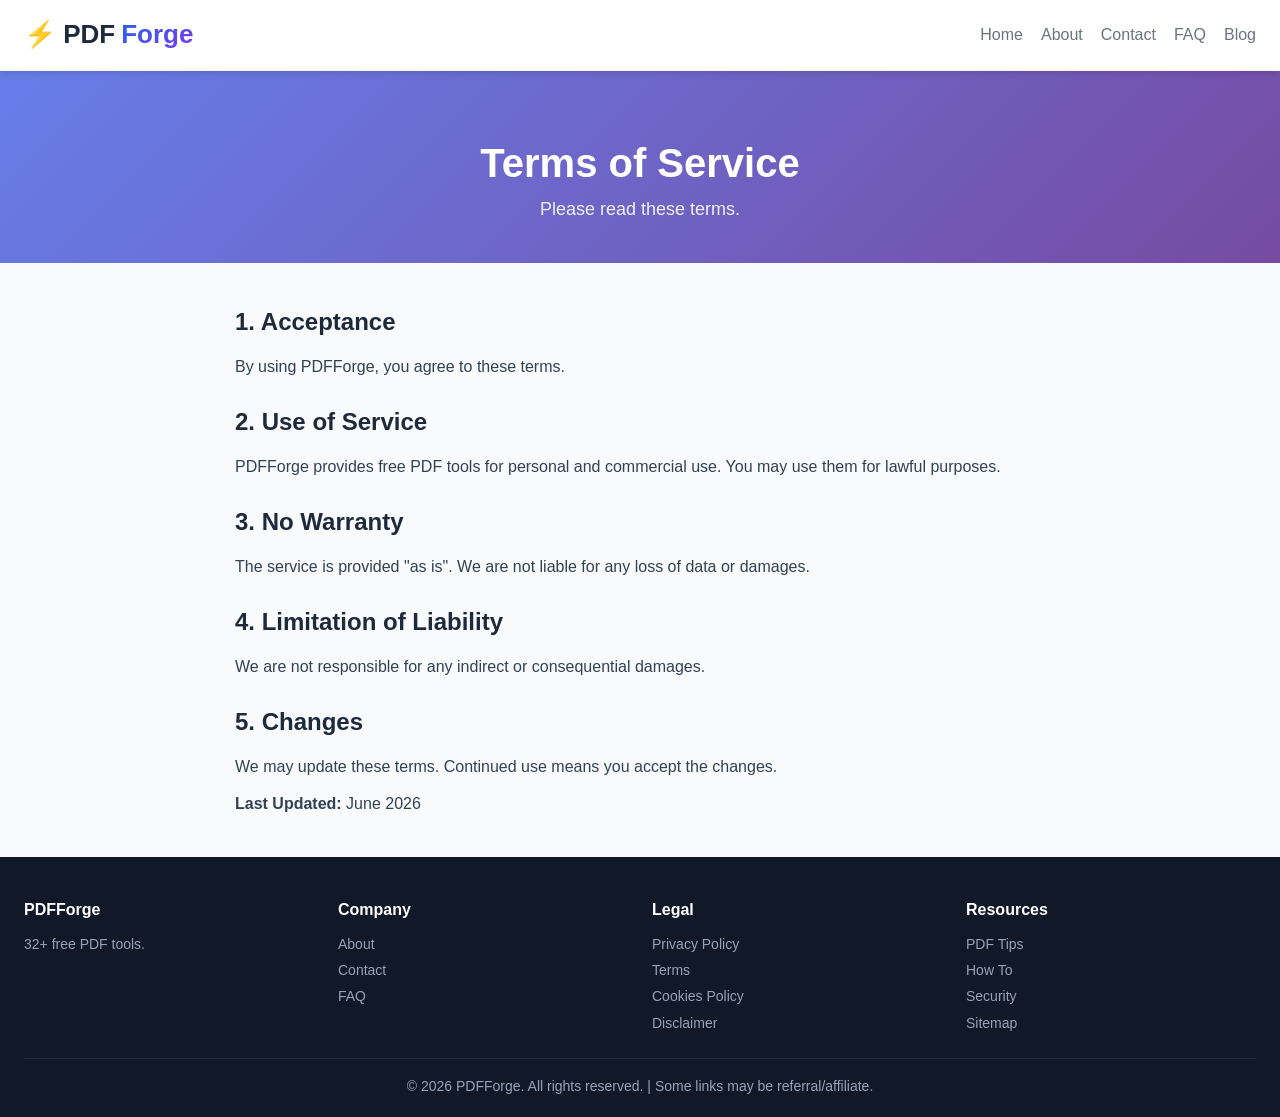
<file: terms.html>
<!DOCTYPE html>
<html lang="en">
<head>
    <meta charset="UTF-8" />
    <meta name="viewport" content="width=device-width, initial-scale=1.0" />
    <title>Terms of Service - PDFForge</title>
    <meta name="description" content="PDFForge terms" />
    <meta name="google-adsense-account" content="ca-pub-8075321921383737" />
    <link rel="stylesheet" href="style.css" />
    <link rel="icon" href="data:image/svg+xml,<svg xmlns='http://www.w3.org/2000/svg' viewBox='0 0 100 100'><text y='.9em' font-size='90'>📄</text></svg>" />
    <style></style>
</head>
<body>
<header>
    <div class="container">
        <a href="index.html" class="logo">⚡ PDF<span class="highlight">Forge</span></a>
        <nav>
            <a href="index.html">Home</a>
            <a href="about.html">About</a>
            <a href="contact.html">Contact</a>
            <a href="faq.html">FAQ</a>
            <a href="blog-pdf-tips.html">Blog</a>
        </nav>
    </div>
</header>
<section class="page-header"><div class="container"><h1>Terms of Service</h1><p>Please read these terms.</p></div></section>
<div class="content-section"><h2>1. Acceptance</h2><p>By using PDFForge, you agree to these terms.</p>
<h2>2. Use of Service</h2><p>PDFForge provides free PDF tools for personal and commercial use. You may use them for lawful purposes.</p>
<h2>3. No Warranty</h2><p>The service is provided "as is". We are not liable for any loss of data or damages.</p>
<h2>4. Limitation of Liability</h2><p>We are not responsible for any indirect or consequential damages.</p>
<h2>5. Changes</h2><p>We may update these terms. Continued use means you accept the changes.</p>
<p><strong>Last Updated:</strong> June 2026</p></div>
<footer>
    <div class="container">
        <div class="footer-grid">
            <div><h4>PDFForge</h4><p style="font-size:14px;">32+ free PDF tools.</p></div>
            <div>
                <h4>Company</h4>
                <a href="about.html">About</a>
                <a href="contact.html">Contact</a>
                <a href="faq.html">FAQ</a>
            </div>
            <div>
                <h4>Legal</h4>
                <a href="privacy.html">Privacy Policy</a>
                <a href="terms.html">Terms</a>
                <a href="cookies.html">Cookies Policy</a>
                <a href="disclaimer.html">Disclaimer</a>
            </div>
            <div>
                <h4>Resources</h4>
                <a href="blog-pdf-tips.html">PDF Tips</a>
                <a href="blog-how-to-use.html">How To</a>
                <a href="blog-pdf-security.html">Security</a>
                <a href="sitemap.html">Sitemap</a>
            </div>
        </div>
        <div class="footer-bottom">&copy; 2026 PDFForge. All rights reserved. | Some links may be referral/affiliate.</div>
    </div>
</footer>
<script src="script.js"></script>
</body>
</html>
</file>
<file: style.css>
* {
    margin: 0;
    padding: 0;
    box-sizing: border-box;
}
:root {
    --primary: #2563eb;
    --primary-dark: #1d4ed8;
    --secondary: #7c3aed;
    --success: #10b981;
    --gray-900: #111827;
    --gray-500: #6b7280;
    --gray-300: #d1d5db;
    --gray-100: #f3f4f6;
    --white: #ffffff;
    --shadow: 0 4px 6px -1px rgba(0,0,0,0.1);
    --shadow-lg: 0 20px 25px -5px rgba(0,0,0,0.1);
}
body {
    font-family: -apple-system, BlinkMacSystemFont, 'Segoe UI', Roboto, sans-serif;
    line-height: 1.6;
    color: #1e1e2f;
    background: #f8fafc;
}
.container {
    max-width: 1400px;
    margin: 0 auto;
    padding: 0 24px;
}
header {
    background: rgba(255,255,255,0.95);
    backdrop-filter: blur(12px);
    box-shadow: var(--shadow);
    position: sticky;
    top: 0;
    z-index: 100;
    border-bottom: 1px solid rgba(0,0,0,0.05);
}
header .container {
    display: flex;
    justify-content: space-between;
    align-items: center;
    padding: 14px 24px;
    flex-wrap: wrap;
    gap: 12px;
}
.logo {
    font-size: 26px;
    font-weight: 800;
    text-decoration: none;
    color: #1e293b;
    display: flex;
    align-items: center;
    gap: 6px;
}
.logo .highlight {
    background: linear-gradient(135deg, var(--primary), var(--secondary));
    -webkit-background-clip: text;
    -webkit-text-fill-color: transparent;
}
nav {
    display: flex;
    flex-wrap: wrap;
    gap: 18px;
}
nav a {
    text-decoration: none;
    color: var(--gray-500);
    font-weight: 500;
    transition: 0.2s;
}
nav a:hover {
    color: var(--primary);
}
.page-header {
    background: linear-gradient(135deg, #667eea 0%, #764ba2 100%);
    color: #fff;
    text-align: center;
    padding: 60px 0 40px;
}
.page-header h1 {
    font-size: 40px;
}
.page-header p {
    font-size: 18px;
    opacity: 0.9;
    max-width: 700px;
    margin: 0 auto;
}
.content-section {
    max-width: 850px;
    margin: 40px auto;
    padding: 0 20px;
}
.content-section h2 {
    margin: 24px 0 12px;
    color: #1e293b;
}
.content-section p {
    margin-bottom: 12px;
    color: #334155;
}
footer {
    background: var(--gray-900);
    color: #94a3b8;
    padding: 40px 0 20px;
    margin-top: 40px;
}
.footer-grid {
    display: grid;
    grid-template-columns: repeat(auto-fit, minmax(160px, 1fr));
    gap: 24px;
    margin-bottom: 20px;
}
.footer-grid h4 {
    color: #fff;
    margin-bottom: 10px;
}
.footer-grid a {
    color: #94a3b8;
    text-decoration: none;
    display: block;
    margin-bottom: 4px;
    font-size: 14px;
}
.footer-grid a:hover {
    color: #fff;
}
.footer-bottom {
    text-align: center;
    border-top: 1px solid #1e293b;
    padding-top: 16px;
    font-size: 14px;
}
@media (max-width: 768px) {
    .page-header h1 { font-size: 28px; }
    header .container { flex-direction: column; }
}
</file>
